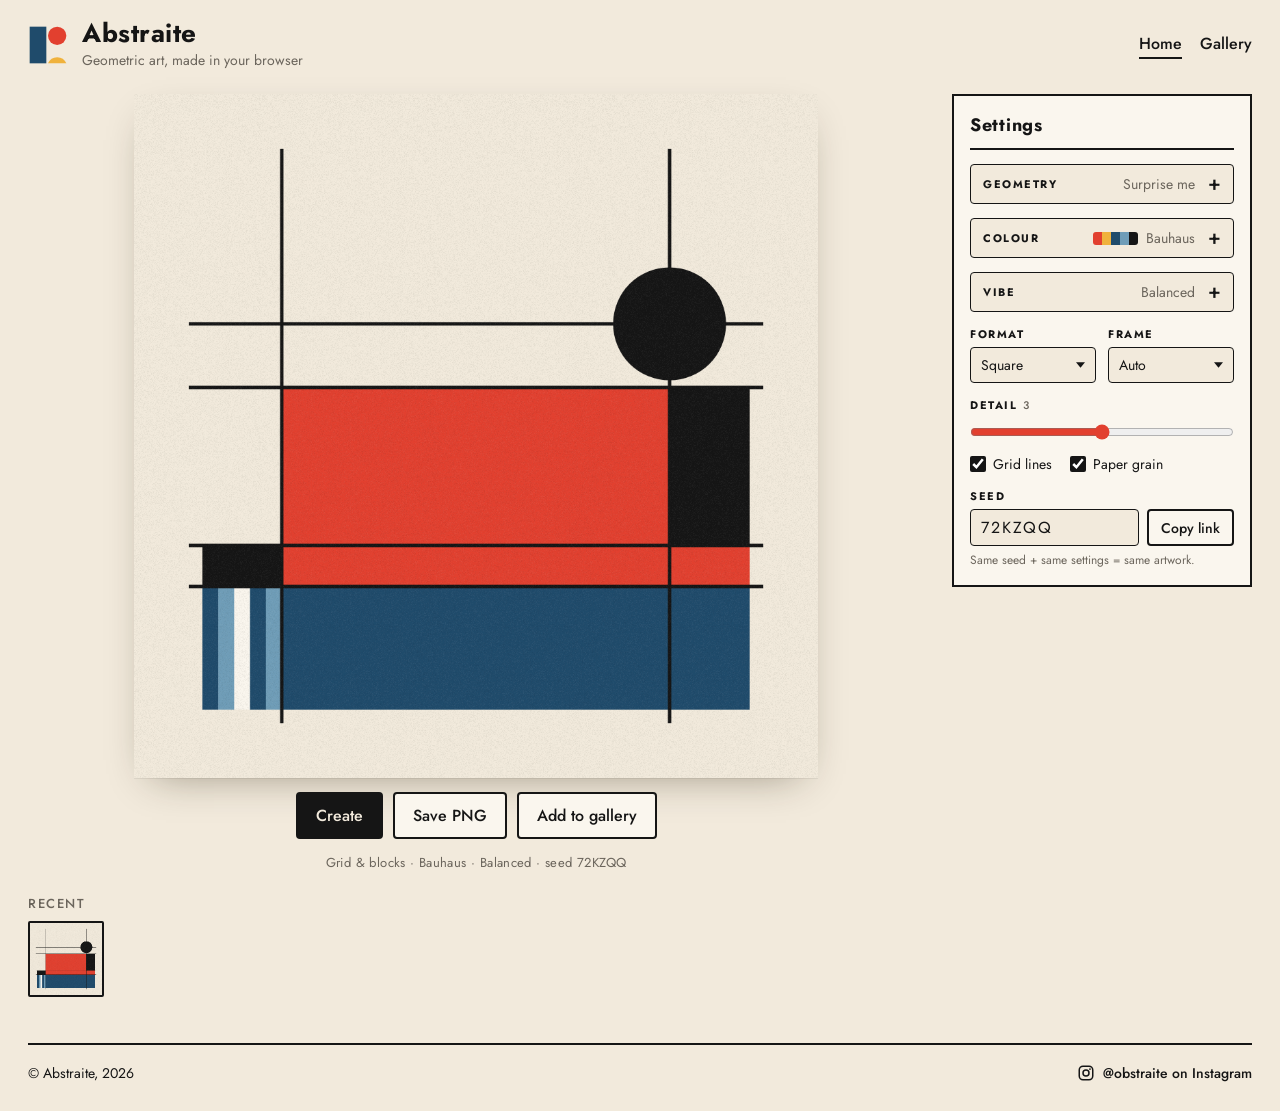
<file: index.html>
<!doctype html>
<html lang="en">
  <head>
    <meta charset="utf-8" />
    <meta name="viewport" content="width=device-width, initial-scale=1" />
    <title>Abstraite — geometric art generator</title>
    <meta
      name="description"
      content="Generate Bauhaus-style abstract geometric art in your browser."
    />
    <link rel="preconnect" href="https://fonts.googleapis.com" />
    <link rel="preconnect" href="https://fonts.gstatic.com" crossorigin />
    <link
      href="https://fonts.googleapis.com/css2?family=Jost:wght@400;500;700&display=swap"
      rel="stylesheet"
    />
    <link rel="stylesheet" href="style.css" />
  </head>
  <body>
    <header class="top">
      <div class="brand">
        <svg class="mark" viewBox="0 0 48 48" aria-hidden="true">
          <rect x="2" y="2" width="20" height="44" fill="#1F4B6B" />
          <circle cx="35" cy="13" r="11" fill="#E2402F" />
          <path d="M24 46a12 12 0 0 1 22 0z" fill="#F0B23C" />
        </svg>
        <div>
          <h1>Abstraite</h1>
          <p class="tag">Geometric art, made in your browser</p>
        </div>
      </div>
      <nav class="nav">
        <a href="index.html" aria-current="page">Home</a>
        <a href="gallery.html">Gallery</a>
      </nav>
    </header>

    <main class="layout">
      <section class="stage" aria-label="Artwork">
        <div class="canvas-wrap">
          <canvas id="art" aria-label="Generated artwork"></canvas>
        </div>
        <div class="actions">
          <button id="generate" class="btn primary" title="Shortcut: Space">
            Create
          </button>
          <div class="save-menu">
            <button
              id="save"
              class="btn"
              type="button"
              aria-haspopup="menu"
              aria-expanded="false"
              aria-controls="saveSizes"
              title="Choose a size. Shortcut: S saves at the last size"
            >
              Save PNG
            </button>
            <div id="saveSizes" class="menu" role="menu" hidden>
              <button type="button" role="menuitem" data-scale="1">1× <span></span></button>
              <button type="button" role="menuitem" data-scale="2">2× <span></span></button>
              <button type="button" role="menuitem" data-scale="4">4× <span></span></button>
            </div>
          </div>
          <button
            id="addGallery"
            class="btn"
            type="button"
            title="Save this seed + settings to the gallery"
          >
            Add to gallery
          </button>
        </div>
        <p class="meta" id="meta"></p>
        <div class="history-wrap">
          <h2>Recent</h2>
          <div id="history" class="history" aria-label="Recent artworks"></div>
        </div>
      </section>

      <aside class="panel" aria-labelledby="settingsTitle">
        <h2 class="panel-title" id="settingsTitle">Settings</h2>
        <details class="group" data-key="composition">
          <summary>
            <span class="g-label">Geometry</span><span class="g-value"></span>
          </summary>
          <div class="chips"></div>
        </details>
        <details class="group" data-key="palette">
          <summary>
            <span class="g-label">Colour</span><span class="g-value"></span>
          </summary>
          <div class="chips palettes"></div>
        </details>
        <details class="group" data-key="vibe">
          <summary>
            <span class="g-label">Vibe</span><span class="g-value"></span>
          </summary>
          <div class="chips"></div>
        </details>
        <div class="pair">
          <div class="row">
            <label for="format">Format</label>
            <select id="format" data-key="format"></select>
          </div>
          <div class="row">
            <label for="frame">Frame</label>
            <select id="frame" data-key="frame"></select>
          </div>
        </div>
        <div class="row">
          <label for="detail">Detail <output id="detailOut">3</output></label>
          <input type="range" id="detail" min="1" max="5" step="1" value="3" />
        </div>
        <div class="toggles">
          <label
            ><input type="checkbox" id="gridLines" checked /> Grid lines</label
          >
          <label
            ><input type="checkbox" id="grain" checked /> Paper grain</label
          >
        </div>
        <div class="row">
          <label for="seed">Seed</label>
          <div class="seed">
            <input id="seed" type="text" maxlength="24" spellcheck="false" />
            <button
              id="copyLink"
              class="btn small"
              type="button"
              title="Copy a link to this exact artwork"
            >
              Copy link
            </button>
          </div>
          <p class="hint">Same seed + same settings = same artwork.</p>
        </div>
      </aside>
    </main>

    <footer class="foot">
      <span>© Abstraite, 2026</span>
      <a
        href="https://www.instagram.com/randomly_abstracted/"
        target="_blank"
        rel="noopener"
      >
        <svg viewBox="0 0 24 24" aria-hidden="true">
          <rect
            x="3"
            y="3"
            width="18"
            height="18"
            rx="5"
            fill="none"
            stroke="currentColor"
            stroke-width="2"
          />
          <circle
            cx="12"
            cy="12"
            r="4"
            fill="none"
            stroke="currentColor"
            stroke-width="2"
          />
          <circle cx="17.3" cy="6.7" r="1.2" fill="currentColor" />
        </svg>
        @obstraite on Instagram
      </a>
    </footer>

    <script src="generator.js"></script>
    <script src="link.js"></script>
    <script src="gallery-store.js"></script>
    <script src="app.js"></script>
  </body>
</html>
</file>
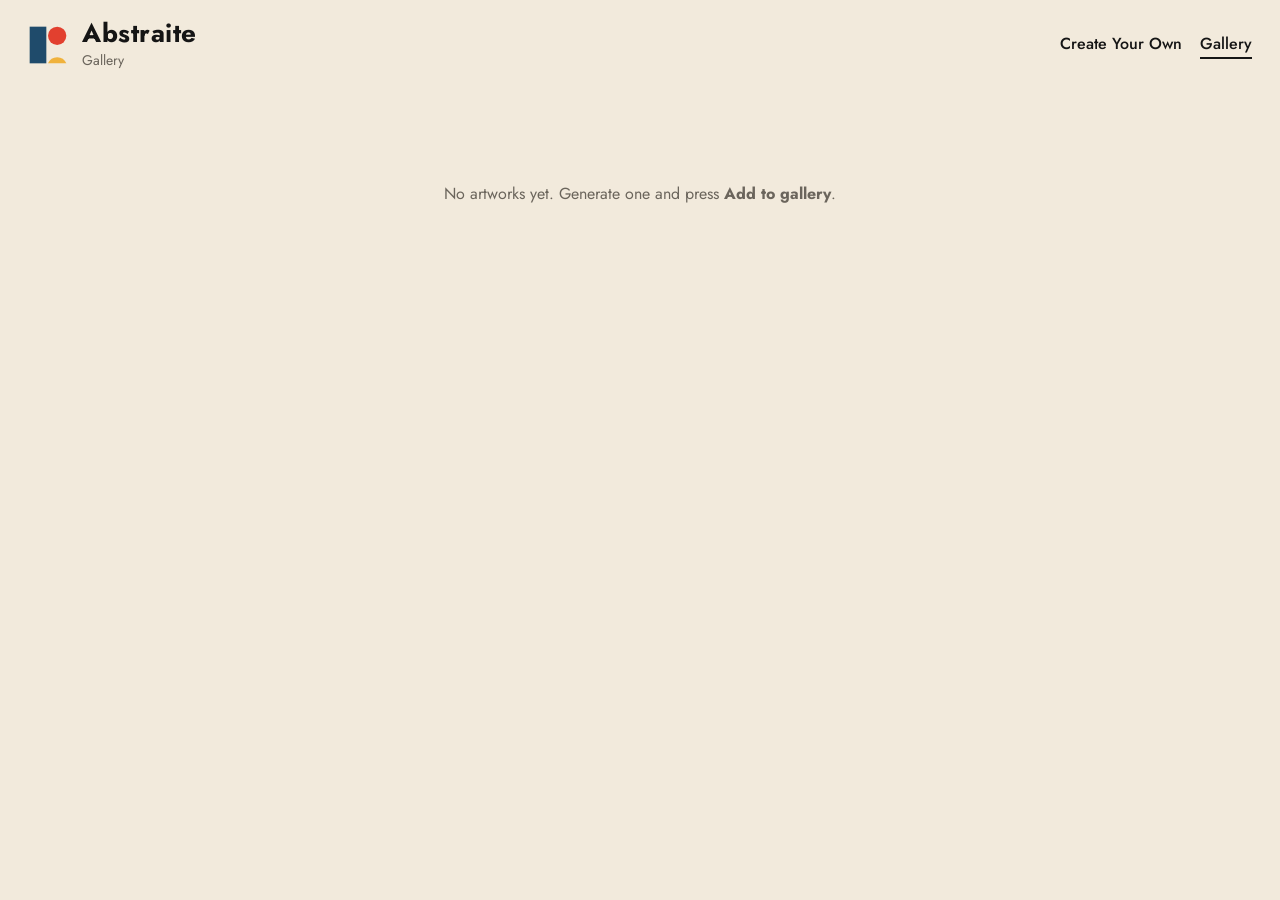
<file: gallery.html>
<!doctype html>
<html lang="en">
  <head>
    <meta charset="utf-8" />
    <meta name="viewport" content="width=device-width, initial-scale=1" />
    <title>Gallery — Abstraite</title>
    <meta name="description" content="Saved Abstraite artworks." />
    <link rel="preconnect" href="https://fonts.googleapis.com" />
    <link rel="preconnect" href="https://fonts.gstatic.com" crossorigin />
    <link
      href="https://fonts.googleapis.com/css2?family=Jost:wght@400;500;700&display=swap"
      rel="stylesheet"
    />
    <link rel="stylesheet" href="style.css" />
  </head>
  <body>
    <header class="top">
      <a class="brand" href="index.html">
        <svg class="mark" viewBox="0 0 48 48" aria-hidden="true">
          <rect x="2" y="2" width="20" height="44" fill="#1F4B6B" />
          <circle cx="35" cy="13" r="11" fill="#E2402F" />
          <path d="M24 46a12 12 0 0 1 22 0z" fill="#F0B23C" />
        </svg>
        <div>
          <h1>Abstraite</h1>
          <p class="tag">Gallery</p>
        </div>
      </a>
      <nav class="nav">
        <a href="index.html">Create Your Own</a>
        <a href="gallery.html" aria-current="page">Gallery</a>
      </nav>
    </header>

    <main class="gallery-page">
      <div id="gallery" class="gallery" aria-label="Saved artworks"></div>
    </main>

    <script src="generator.js"></script>
    <script src="link.js"></script>
    <script src="gallery-store.js"></script>
    <script src="gallery.js"></script>
  </body>
</html>
</file>
<file: style.css>
:root {
  --bg: #f2eadc;
  --surface: #faf6ee;
  --ink: #151515;
  --muted: #6b655c;
  --line: #d9cfbd;
  --red: #e2402f;
  --yellow: #f0b23c;
  --navy: #1f4b6b;
  --sky: #6f9db8;
  --radius: 4px;
  font-family:
    "Jost", "Futura", "Avenir Next", "Segoe UI", system-ui, sans-serif;
  color: var(--ink);
}

* {
  box-sizing: border-box;
}
body {
  margin: 0;
  background: var(--bg);
  min-height: 100vh;
}
button,
input,
select {
  font: inherit;
  color: inherit;
}

.top {
  padding: 20px 28px 8px;
  display: flex;
  justify-content: space-between;
  align-items: center;
  gap: 16px;
  flex-wrap: wrap;
}
a.brand {
  color: inherit;
  text-decoration: none;
}
.nav {
  display: flex;
  gap: 18px;
  font-weight: 500;
}
.nav a {
  color: var(--ink);
  text-decoration: none;
  padding-bottom: 2px;
  border-bottom: 2px solid transparent;
}
.nav a:hover {
  color: var(--red);
}
.nav a[aria-current="page"] {
  border-bottom-color: var(--ink);
}
.brand {
  display: flex;
  gap: 14px;
  align-items: center;
}
.mark {
  width: 40px;
  height: 40px;
}
h1 {
  margin: 0;
  font-size: 26px;
  font-weight: 700;
  letter-spacing: 0.02em;
  line-height: 1;
}
.tag {
  margin: 4px 0 0;
  color: var(--muted);
  font-size: 14px;
}

.layout {
  display: grid;
  grid-template-columns: minmax(0, 1fr) 300px;
  gap: 28px;
  padding: 16px 28px 40px;
  align-items: start;
}

/* ---------- Stage ---------- */
.stage {
  display: flex;
  flex-direction: column;
  align-items: center;
  gap: 14px;
  min-width: 0;
}
.canvas-wrap {
  width: 100%;
  display: flex;
  justify-content: center;
  align-items: center;
  height: min(76vh, 820px);
}
#art {
  max-width: 100%;
  max-height: 100%;
  box-shadow:
    0 1px 0 rgba(0, 0, 0, 0.06),
    0 14px 40px -18px rgba(40, 30, 10, 0.45);
  background: var(--surface);
}
.actions {
  display: flex;
  gap: 10px;
  flex-wrap: wrap;
  justify-content: center;
  align-items: center;
}
.btn {
  border: 2px solid var(--ink);
  background: var(--surface);
  padding: 10px 18px;
  border-radius: var(--radius);
  cursor: pointer;
  font-weight: 500;
  display: inline-flex;
  gap: 10px;
  align-items: center;
  transition:
    transform 0.08s ease,
    background 0.15s ease;
}
.btn:hover {
  background: #fff;
}
.btn:active {
  transform: translateY(1px);
}
.btn.primary {
  background: var(--ink);
  color: var(--bg);
}
.btn.primary:hover {
  background: #333;
}
.btn.small {
  padding: 6px 12px;
  font-size: 14px;
}
kbd {
  font-family: inherit;
  font-size: 11px;
  padding: 1px 6px;
  border-radius: 3px;
  border: 1px solid currentColor;
  opacity: 0.6;
}
/* Save PNG size menu */
.save-menu {
  position: relative;
}
.menu {
  position: absolute;
  bottom: calc(100% + 6px);
  left: 50%;
  transform: translateX(-50%);
  z-index: 5;
  min-width: 100%;
  background: var(--surface);
  border: 2px solid var(--ink);
  border-radius: var(--radius);
  padding: 4px;
  display: flex;
  flex-direction: column;
  box-shadow: 0 10px 24px -12px rgba(40, 30, 10, 0.45);
}
.menu[hidden] {
  display: none;
}
.menu button {
  border: 0;
  background: none;
  cursor: pointer;
  text-align: left;
  white-space: nowrap;
  padding: 8px 12px;
  border-radius: 2px;
  font-weight: 500;
  display: flex;
  gap: 16px;
  justify-content: space-between;
}
.menu button span {
  color: var(--muted);
  font-weight: 400;
  font-size: 13px;
  font-variant-numeric: tabular-nums;
}
.menu button:hover,
.menu button:focus-visible {
  background: var(--bg);
}
.menu button[aria-current="true"] {
  background: var(--ink);
  color: var(--bg);
}
.menu button[aria-current="true"] span {
  color: inherit;
  opacity: 0.7;
}
.meta {
  margin: 0;
  color: var(--muted);
  font-size: 13px;
  letter-spacing: 0.03em;
}

.history-wrap {
  width: 100%;
  max-width: 900px;
}
.history-wrap h2 {
  font-size: 13px;
  text-transform: uppercase;
  letter-spacing: 0.12em;
  color: var(--muted);
  font-weight: 500;
  margin: 8px 0;
}
.history {
  display: flex;
  gap: 10px;
  overflow-x: auto;
  padding-bottom: 6px;
}
.history button {
  flex: 0 0 auto;
  padding: 0;
  border: 2px solid transparent;
  background: none;
  cursor: pointer;
  border-radius: 2px;
  line-height: 0;
}
.history button[aria-current="true"] {
  border-color: var(--ink);
}
.history img {
  height: 72px;
  width: auto;
  display: block;
}
.history .empty {
  color: var(--muted);
  font-size: 14px;
}

/* ---------- Panel ---------- */
.panel {
  background: var(--surface);
  border: 2px solid var(--ink);
  padding: 16px;
  position: sticky;
  top: 16px;
  max-height: calc(100vh - 32px);
  overflow-y: auto;
  display: flex;
  flex-direction: column;
  gap: 14px;
}
.row {
  display: flex;
  flex-direction: column;
  gap: 5px;
  min-width: 0;
}
.row > label {
  font-size: 11px;
  text-transform: uppercase;
  letter-spacing: 0.14em;
  font-weight: 700;
  display: flex;
  gap: 6px;
  align-items: baseline;
}
.row output {
  font-weight: 500;
  color: var(--muted);
  letter-spacing: 0;
}
.pair {
  display: grid;
  grid-template-columns: 1fr 1fr;
  gap: 12px;
}
select {
  width: 100%;
  appearance: none;
  -webkit-appearance: none;
  border: 1.5px solid var(--ink);
  border-radius: var(--radius);
  background-color: var(--bg);
  padding: 7px 30px 7px 10px;
  font-size: 14px;
  cursor: pointer;
  background-image: url("data:image/svg+xml,%3Csvg xmlns='http://www.w3.org/2000/svg' viewBox='0 0 10 6'%3E%3Cpath d='M0 0h10L5 6z' fill='%23151515'/%3E%3C/svg%3E");
  background-repeat: no-repeat;
  background-position: right 10px center;
  background-size: 9px 6px;
}
.panel-title {
  margin: 0;
  padding-bottom: 10px;
  border-bottom: 2px solid var(--ink);
  font-size: 18px;
  font-weight: 700;
  letter-spacing: 0.04em;
}
/* Collapsible groups */
.group {
  border: 1.5px solid var(--ink);
  border-radius: var(--radius);
  background: var(--bg);
}
.group summary {
  list-style: none;
  cursor: pointer;
  padding: 9px 12px;
  display: flex;
  align-items: center;
  gap: 10px;
  user-select: none;
}
.group summary::-webkit-details-marker {
  display: none;
}
.group summary::after {
  content: "+";
  margin-left: 2px;
  flex: none;
  width: 14px;
  text-align: center;
  font-size: 20px;
  font-weight: 500;
  line-height: 1;
}
.group[open] summary::after {
  content: "\2212";
}
.g-label {
  font-size: 11px;
  text-transform: uppercase;
  letter-spacing: 0.14em;
  font-weight: 700;
}
.g-value {
  margin-left: auto;
  font-size: 14px;
  color: var(--muted);
  display: inline-flex;
  align-items: center;
  gap: 8px;
  min-width: 0;
}
.group .chips {
  padding: 2px 10px 12px;
}
.chips {
  display: flex;
  flex-wrap: wrap;
  gap: 6px;
}
.chip {
  border: 1.5px solid var(--line);
  background: var(--surface);
  border-radius: var(--radius);
  padding: 5px 9px;
  cursor: pointer;
  font-size: 13.5px;
  display: inline-flex;
  gap: 7px;
  align-items: center;
  transition:
    border-color 0.12s ease,
    background 0.12s ease;
}
.chip:hover {
  border-color: var(--ink);
}
.chip[aria-pressed="true"] {
  background: var(--ink);
  color: var(--bg);
  border-color: var(--ink);
}
.chip svg {
  width: 15px;
  height: 15px;
  flex: none;
}
.swatches {
  display: inline-flex;
  flex: none;
}
.swatches i {
  width: 9px;
  height: 13px;
  display: block;
}
.chip[aria-pressed="true"] .swatches {
  outline: 1.5px solid var(--bg);
}
.swatches i:first-child {
  border-radius: 3px 0 0 3px;
}
.swatches i:last-child {
  border-radius: 0 3px 3px 0;
}

input[type="range"] {
  width: 100%;
  accent-color: var(--red);
  margin: 6px 0 0;
}
.toggles {
  display: flex;
  gap: 18px;
  flex-wrap: wrap;
}
.toggles label {
  display: flex;
  gap: 7px;
  align-items: center;
  font-size: 14px;
  cursor: pointer;
}
.toggles input {
  accent-color: var(--ink);
  width: 16px;
  height: 16px;
  margin: 0;
}
.seed {
  display: flex;
  gap: 8px;
}
.seed input {
  flex: 1;
  min-width: 0;
  border: 1.5px solid var(--ink);
  border-radius: var(--radius);
  background: var(--bg);
  padding: 6px 10px;
  letter-spacing: 0.12em;
  text-transform: uppercase;
}
.hint {
  font-size: 12px;
  color: var(--muted);
  margin: 0;
}

/* ---------- Gallery ---------- */
.gallery-page {
  padding: 24px 28px 64px;
  max-width: 1280px;
  margin: 0 auto;
}
.gallery {
  display: grid;
  grid-template-columns: repeat(3, minmax(0, 1fr));
  gap: 56px 48px;
}
.card {
  margin: 0;
  display: flex;
  flex-direction: column;
  gap: 14px;
}
/* Square mat so portrait and landscape pieces line up in even rows. */
.frame {
  position: relative;
  aspect-ratio: 1;
  background: var(--surface);
  display: grid;
  place-items: center;
  padding: 9%;
}
.frame canvas {
  height: auto;
  display: block;
  box-shadow:
    0 1px 0 rgba(0, 0, 0, 0.06),
    0 14px 32px -18px rgba(40, 30, 10, 0.45);
  transition: transform 0.25s ease;
}
.card-actions {
  position: absolute;
  inset: auto 0 0 0;
  padding: 14px;
  display: flex;
  gap: 8px;
  justify-content: center;
  opacity: 0;
  transform: translateY(6px);
  transition:
    opacity 0.2s ease,
    transform 0.2s ease;
}
.card:hover .card-actions,
.card:focus-within .card-actions {
  opacity: 1;
  transform: none;
}
.card:hover canvas {
  transform: translateY(-4px);
}
/* Touch screens have no hover, so keep the buttons visible there. */
@media (hover: none) {
  .card-actions {
    opacity: 1;
    transform: none;
  }
}
.card figcaption {
  font-size: 13px;
  color: var(--muted);
  letter-spacing: 0.03em;
  text-align: center;
}
a.btn {
  text-decoration: none;
}
.gallery .empty {
  grid-column: 1 / -1;
  color: var(--muted);
  text-align: center;
  padding: 64px 0;
}

/* ---------- Footer ---------- */
.foot {
  border-top: 2px solid var(--ink);
  margin: 0 28px;
  padding: 18px 0 28px;
  display: flex;
  justify-content: space-between;
  align-items: center;
  flex-wrap: wrap;
  gap: 10px;
  font-size: 14px;
}
.foot a {
  color: var(--ink);
  text-decoration: none;
  display: inline-flex;
  gap: 8px;
  align-items: center;
  font-weight: 500;
}
.foot a:hover {
  color: var(--red);
}
.foot svg {
  width: 18px;
  height: 18px;
}

:focus-visible {
  outline: 3px solid var(--sky);
  outline-offset: 2px;
}

.toast {
  position: fixed;
  left: 50%;
  bottom: 24px;
  transform: translateX(-50%);
  background: var(--ink);
  color: var(--bg);
  padding: 10px 16px;
  border-radius: var(--radius);
  font-size: 14px;
  opacity: 0;
  transition: opacity 0.2s ease;
  pointer-events: none;
}
.toast.show {
  opacity: 1;
}

@media (max-width: 860px) {
  .top {
    padding: 16px 16px 4px;
  }
  .gallery-page {
    padding: 12px 16px 40px;
  }
  .gallery {
    grid-template-columns: repeat(2, minmax(0, 1fr));
    gap: 32px 24px;
  }
  .layout {
    grid-template-columns: 1fr;
    padding: 12px 16px 32px;
    gap: 20px;
  }
  .canvas-wrap {
    height: auto;
  }
  .panel {
    position: static;
    max-height: none;
  }
  .foot {
    margin: 0 16px;
  }
}

@media (max-width: 540px) {
  .gallery {
    grid-template-columns: 1fr;
  }
}
</file>
